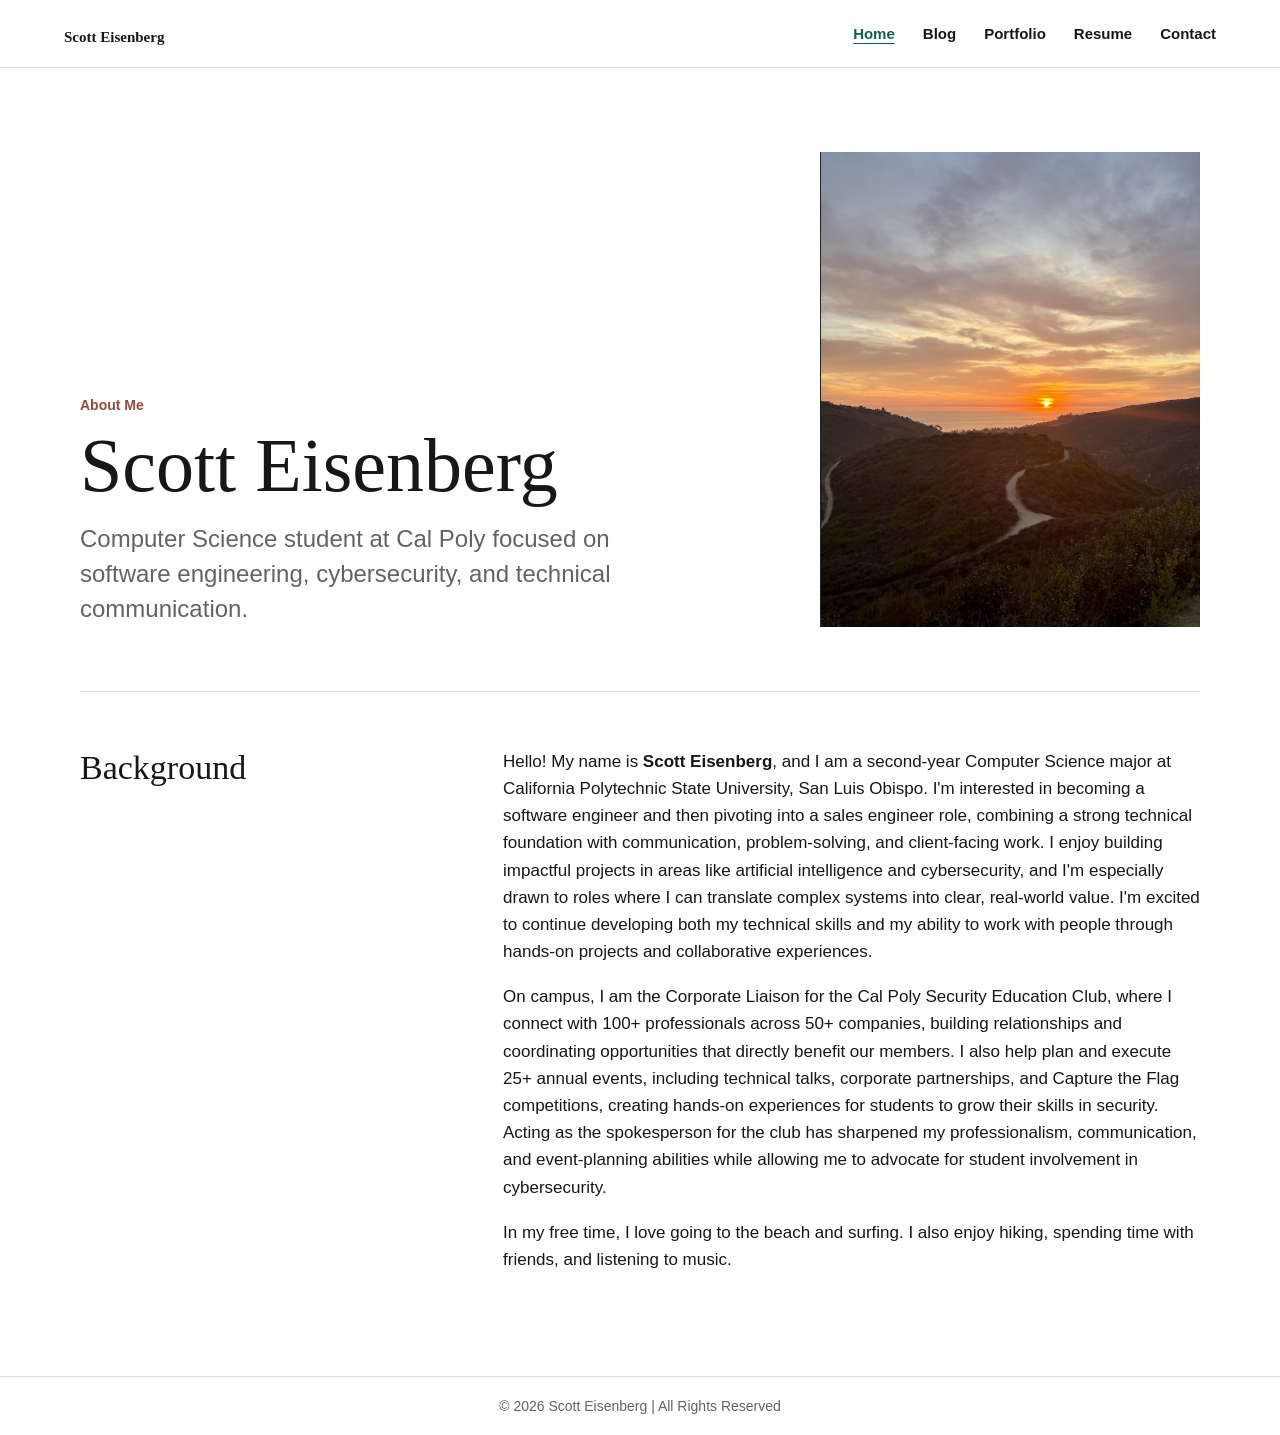
<file: index.html>
<!DOCTYPE html>
<html lang="en">
    <head>
        <meta charset="UTF-8" />
        <meta name="viewport" content="width=device-width, initial-scale=1.0" />
        <title>Scott Eisenberg | Personal Website</title>
        <link rel="stylesheet" href="styles.css" />
    </head>
    <body>
        <nav class="navbar">
            <h1 class="logo"><a href="index.html">Scott Eisenberg</a></h1>
            <ul class="nav-list">
                <li><a href="index.html" aria-current="page">Home</a></li>
                <li><a href="blog.html">Blog</a></li>
                <li><a href="portfolio.html">Portfolio</a></li>
                <li><a href="resume.html">Resume</a></li>
                <li><a href="contact.html">Contact</a></li>
            </ul>
        </nav>

        <main class="home-page">
            <section class="home-hero">
                <div class="home-heading">
                    <p class="eyebrow">About Me</p>
                    <h1>Scott Eisenberg</h1>
                    <p class="lede">Computer Science student at Cal Poly focused on software engineering, cybersecurity, and technical communication.</p>
                </div>
                <figure class="home-image">
                    <img src="sunset.png" alt="A sunset over the ocean" width="300" height="300" />
                </figure>
            </section>

            <section class="about section-block">
                <div>
                    <h2>Background</h2>
                </div>
                <div class="about-text">
                    <p>
                        Hello! My name is <strong>Scott Eisenberg</strong>, and I am a second-year Computer Science major at California Polytechnic State University, San Luis Obispo. I'm interested in becoming a software engineer and then pivoting into a sales engineer role, combining a strong technical foundation with communication, problem-solving, and client-facing work. I enjoy building impactful projects in areas like artificial intelligence and cybersecurity, and I'm especially drawn to roles where I can translate complex systems into clear, real-world value. I'm excited to continue developing both my technical skills and my ability to work with people through hands-on projects and collaborative experiences.
                    </p>
                    <p>
                        On campus, I am the Corporate Liaison for the Cal Poly Security Education Club, where I connect with 100+ professionals across 50+ companies, building relationships and coordinating opportunities that directly benefit our members. I also help plan and execute 25+ annual events, including technical talks, corporate partnerships, and Capture the Flag competitions, creating hands-on experiences for students to grow their skills in security. Acting as the spokesperson for the club has sharpened my professionalism, communication, and event-planning abilities while allowing me to advocate for student involvement in cybersecurity.
                    </p>
                    <p>
                        In my free time, I love going to the beach and surfing. I also enjoy hiking, spending time with friends, and listening to music.
                    </p>
                </div>
            </section>
        </main>

        <footer>&copy; 2026 Scott Eisenberg | All Rights Reserved</footer>
    </body>
</html>
</file>
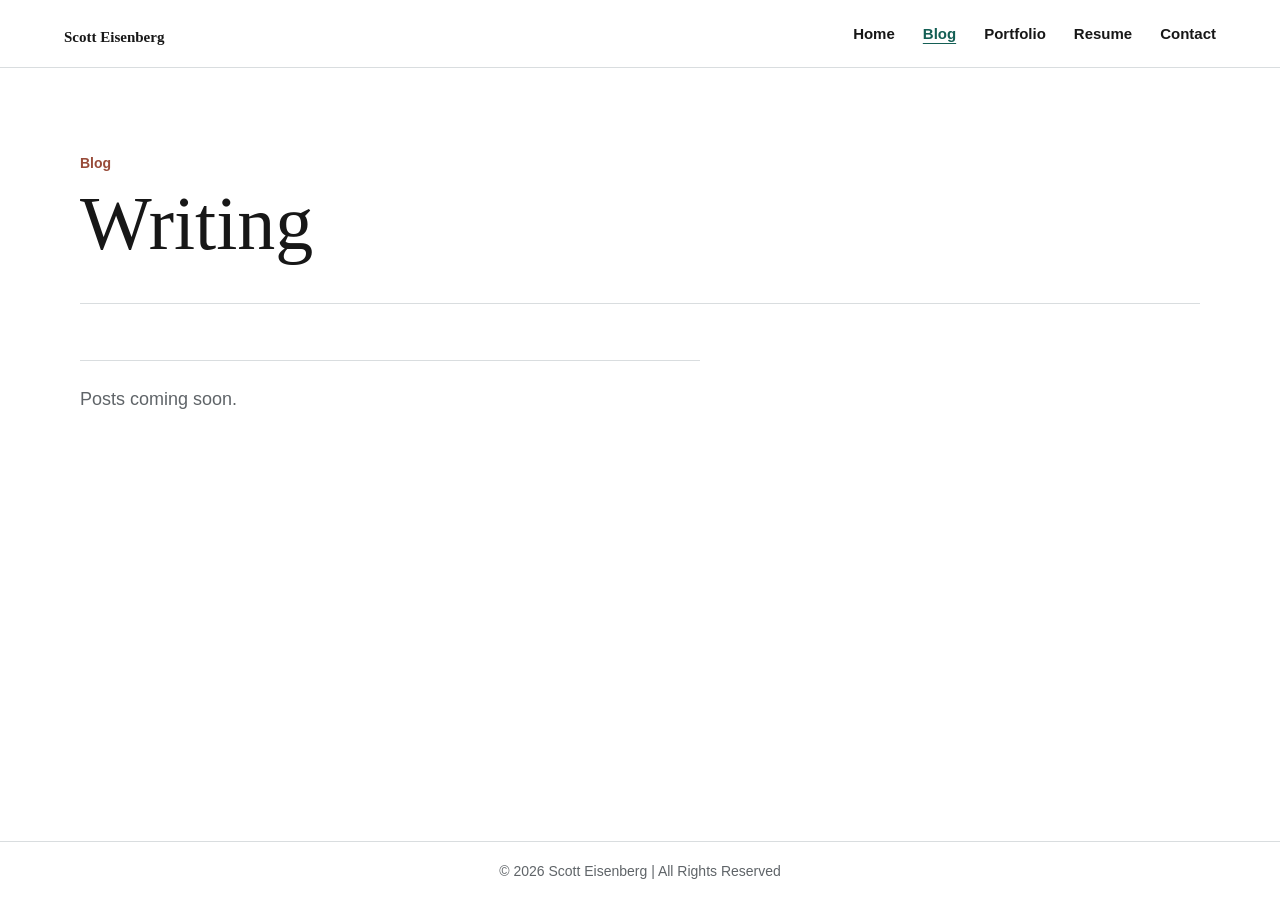
<file: blog.html>
<!DOCTYPE html>
<html lang="en">
    <head>
        <meta charset="UTF-8" />
        <meta name="viewport" content="width=device-width, initial-scale=1.0" />
        <title>Blog | Scott Eisenberg</title>
        <link rel="stylesheet" href="styles.css" />
    </head>
    <body>
        <nav class="navbar">
            <h1 class="logo"><a href="index.html">Scott Eisenberg</a></h1>
            <ul class="nav-list">
                <li><a href="index.html">Home</a></li>
                <li><a href="blog.html" aria-current="page">Blog</a></li>
                <li><a href="portfolio.html">Portfolio</a></li>
                <li><a href="resume.html">Resume</a></li>
                <li><a href="contact.html">Contact</a></li>
            </ul>
        </nav>

        <main>
            <header class="page-header">
                <div>
                    <p class="eyebrow">Blog</p>
                    <h1>Writing</h1>
                </div>
            </header>

            <section class="empty-page">
                <p>Posts coming soon.</p>
            </section>
        </main>

        <footer>&copy; 2026 Scott Eisenberg | All Rights Reserved</footer>
    </body>
</html>
</file>
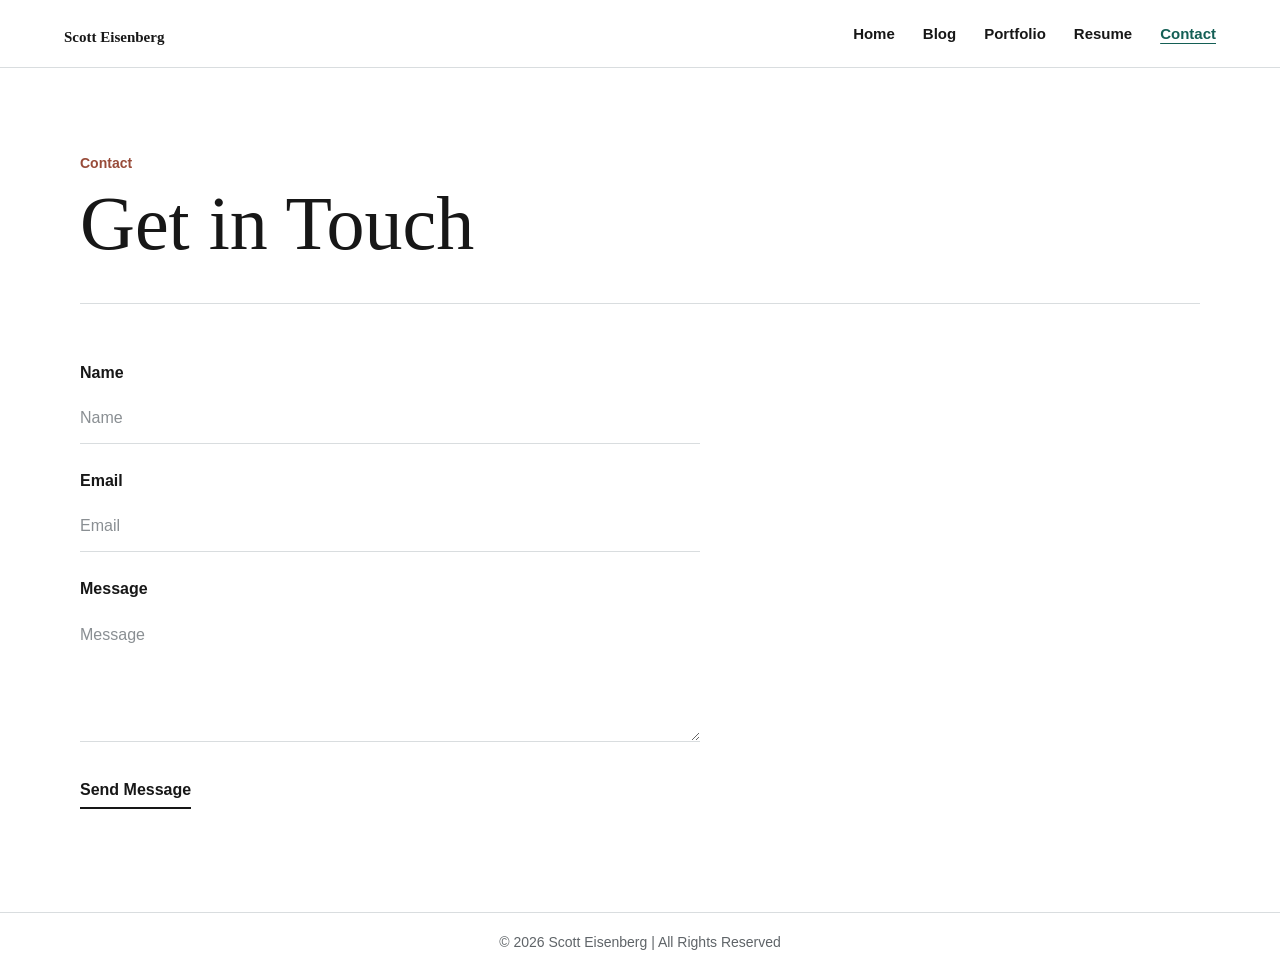
<file: contact.html>
<!DOCTYPE html>
<html lang="en">
    <head>
        <meta charset="UTF-8" />
        <meta name="viewport" content="width=device-width, initial-scale=1.0" />
        <title>Contact | Scott Eisenberg</title>
        <link rel="stylesheet" href="styles.css" />
    </head>
    <body>
        <nav class="navbar">
            <h1 class="logo"><a href="index.html">Scott Eisenberg</a></h1>
            <ul class="nav-list">
                <li><a href="index.html">Home</a></li>
                <li><a href="blog.html">Blog</a></li>
                <li><a href="portfolio.html">Portfolio</a></li>
                <li><a href="resume.html">Resume</a></li>
                <li><a href="contact.html" aria-current="page">Contact</a></li>
            </ul>
        </nav>

        <main>
            <header class="page-header">
                <div>
                    <p class="eyebrow">Contact</p>
                    <h1>Get in Touch</h1>
                </div>
            </header>

            <form id="contact-form" class="contact-form">
                <label for="name">Name</label>
                <input type="text" id="name" name="name" placeholder="Name" required />

                <label for="email">Email</label>
                <input type="email" id="email" name="email" placeholder="Email" required />

                <label for="message">Message</label>
                <textarea id="message" name="message" placeholder="Message" required></textarea>

                <button class="button" type="submit">Send Message</button>
            </form>
        </main>

        <footer>&copy; 2026 Scott Eisenberg | All Rights Reserved</footer>
    </body>
</html>
</file>
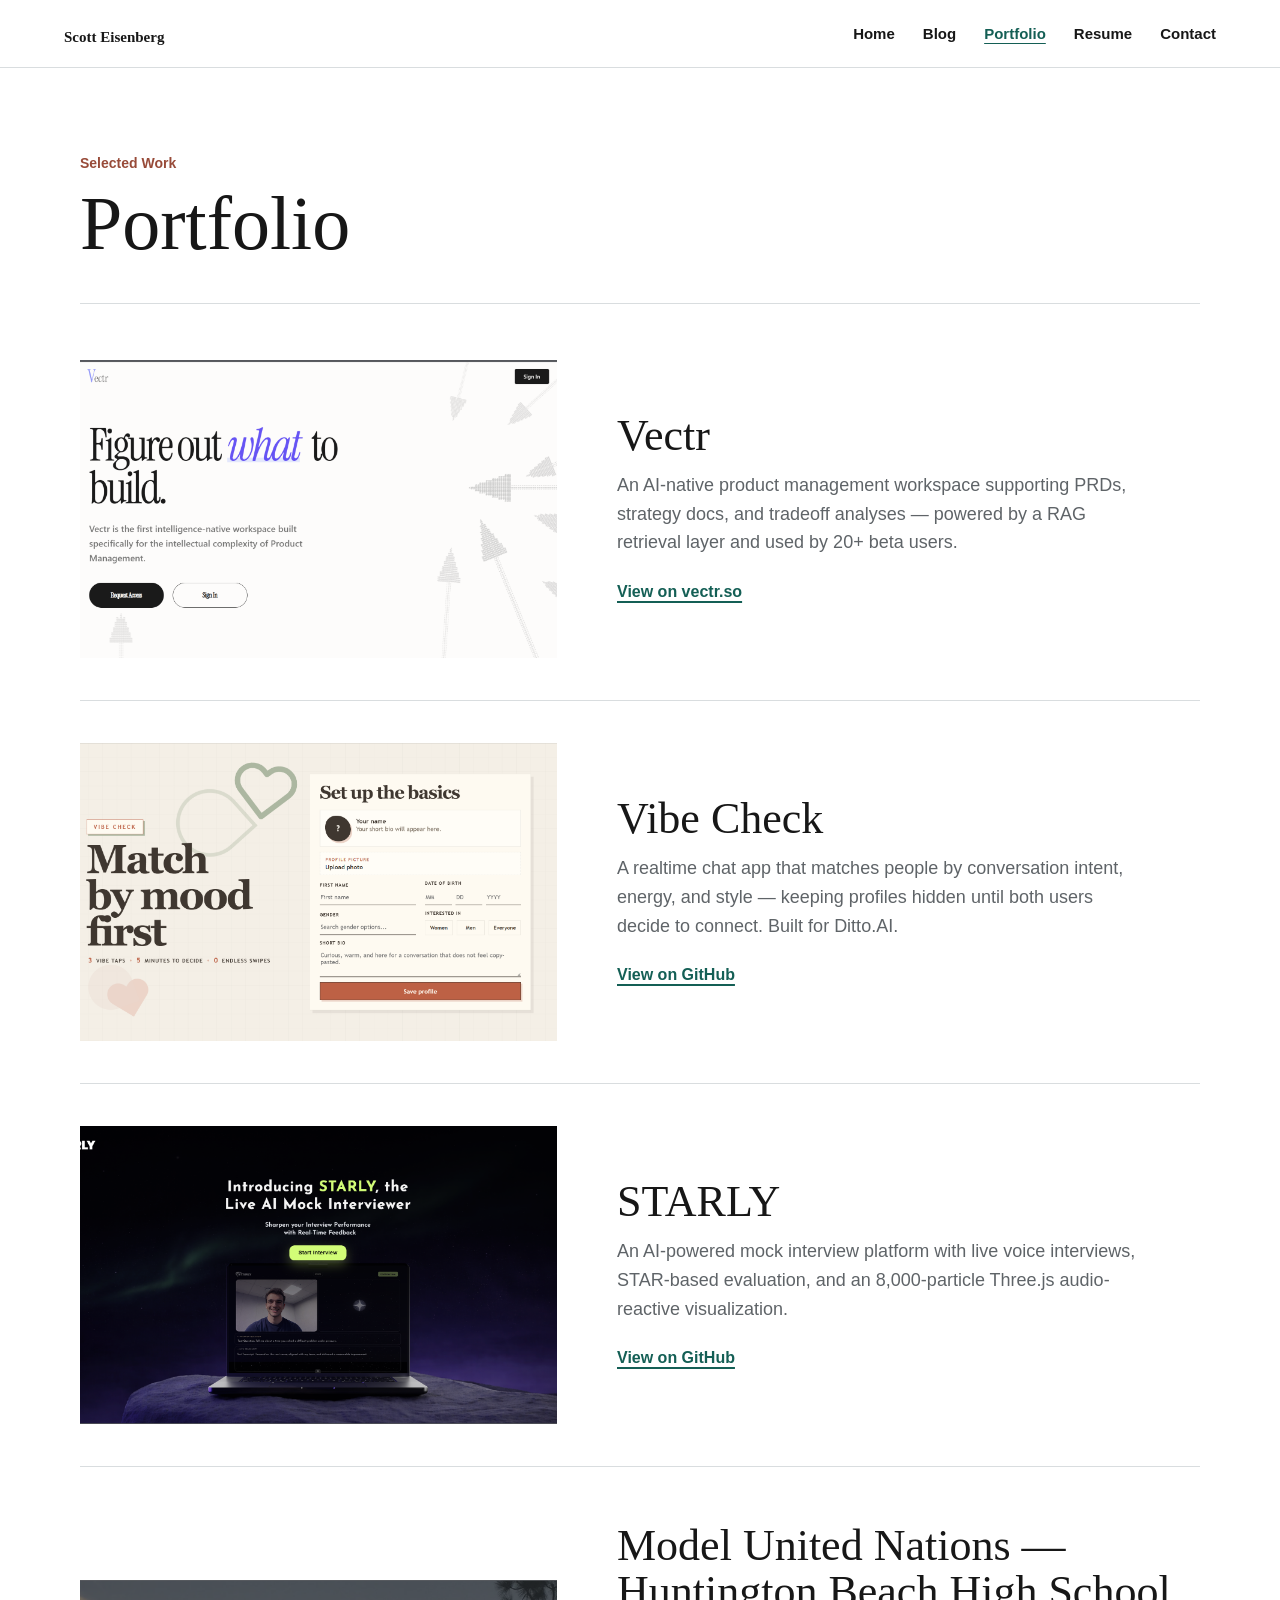
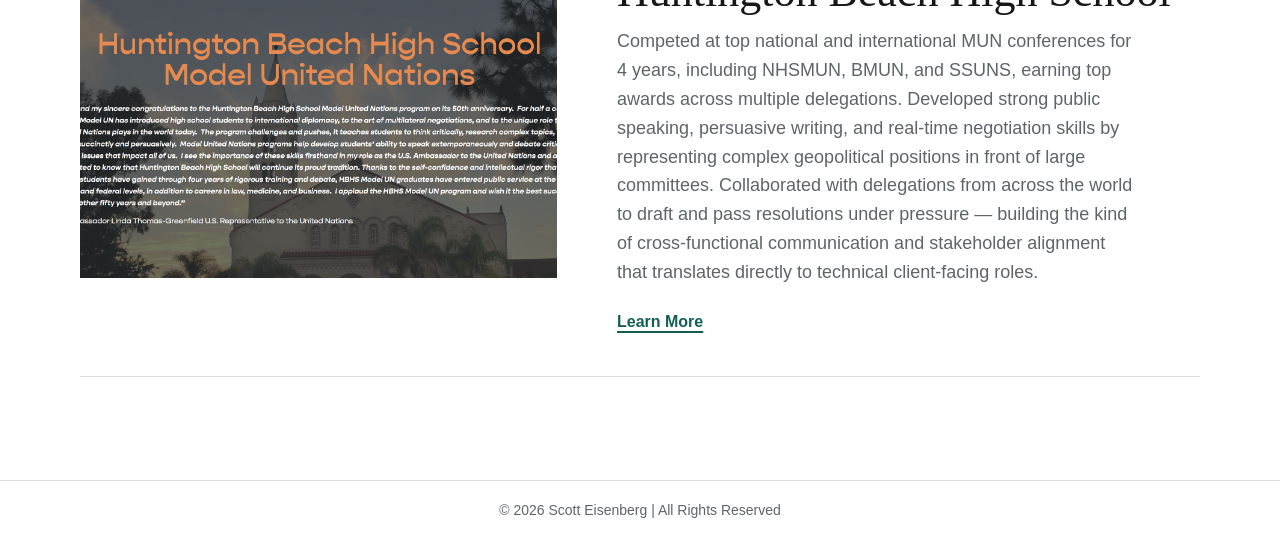
<file: portfolio.html>
<!DOCTYPE html>
<html lang="en">
    <head>
        <meta charset="UTF-8" />
        <meta name="viewport" content="width=device-width, initial-scale=1.0" />
        <title>Portfolio | Scott Eisenberg</title>
        <link rel="stylesheet" href="styles.css" />
    </head>
    <body>
        <nav class="navbar">
            <h1 class="logo"><a href="index.html">Scott Eisenberg</a></h1>
            <ul class="nav-list">
                <li><a href="index.html">Home</a></li>
                <li><a href="blog.html">Blog</a></li>
                <li><a href="portfolio.html" aria-current="page">Portfolio</a></li>
                <li><a href="resume.html">Resume</a></li>
                <li><a href="contact.html">Contact</a></li>
            </ul>
        </nav>

       <main>
    <header class="page-header">
        <div>
            <p class="eyebrow">Selected Work</p>
            <h1>Portfolio</h1>
        </div>
    </header>

    <section class="project-list">

        <article class="project">
    <a class="item-link" href="https://github.com/Scott-Eisenberg/vectr" target="_blank">
        <img class="project-image" src="vectr.png" alt="Vectr app screenshot" />
    </a>
    <div class="project-details">
        <p class="project-name">Vectr</p>
        <p class="project-description">An AI-native product management workspace supporting PRDs, strategy docs, and tradeoff analyses — powered by a RAG retrieval layer and used by 20+ beta users.</p>
        <a class="project-cta" href="https://vector.so" target="_blank">View on vectr.so</a>
    </div>
</article>

        <article class="project">
    <a class="item-link" href="https://github.com/Scott-Eisenberg" target="_blank">
        <img class="project-image" src="vibecheck.png" alt="Vibe Check app screenshot" />
    </a>
    <div class="project-details">
        <p class="project-name">Vibe Check</p>
        <p class="project-description">A realtime chat app that matches people by conversation intent, energy, and style — keeping profiles hidden until both users decide to connect. Built for Ditto.AI.</p>
        <a class="project-cta" href="https://github.com/Scott-Eisenberg/Vibe-Check" target="_blank">View on GitHub</a>
    </div>
</article>

        <article class="project">
    <a class="item-link" href="https://github.com/Scott-Eisenberg/starly" target="_blank">
        <img class="project-image" src="starly.png" alt="STARLY mock interview platform screenshot" />
    </a>
    <div class="project-details">
        <p class="project-name">STARLY</p>
        <p class="project-description">An AI-powered mock interview platform with live voice interviews, STAR-based evaluation, and an 8,000-particle Three.js audio-reactive visualization.</p>
        <a class="project-cta" href="https://github.com/Scott-Eisenberg/starly" target="_blank">View on GitHub</a>
    </div>
</article>

    <section class="project-list">
    <article class="project">
        <a class="item-link" href="https://www.hbhsmun.com/" target="_blank">
            <img class="project-image" src="mun.png" alt="HBHS Model United Nations" />
        </a>
        <div class="project-details">
            <p class="project-name">Model United Nations — Huntington Beach High School</p>
            <p class="project-description">Competed at top national and international MUN conferences for 4 years, including NHSMUN, BMUN, and SSUNS, earning top awards across multiple delegations. Developed strong public speaking, persuasive writing, and real-time negotiation skills by representing complex geopolitical positions in front of large committees. Collaborated with delegations from across the world to draft and pass resolutions under pressure — building the kind of cross-functional communication and stakeholder alignment that translates directly to technical client-facing roles.</p>
            <a class="project-cta" href="https://www.hbhsmun.com/" target="_blank">Learn More</a>
        </div>
    </article>
</section>
</main>

<footer>&copy; 2026 Scott Eisenberg | All Rights Reserved</footer>
</file>
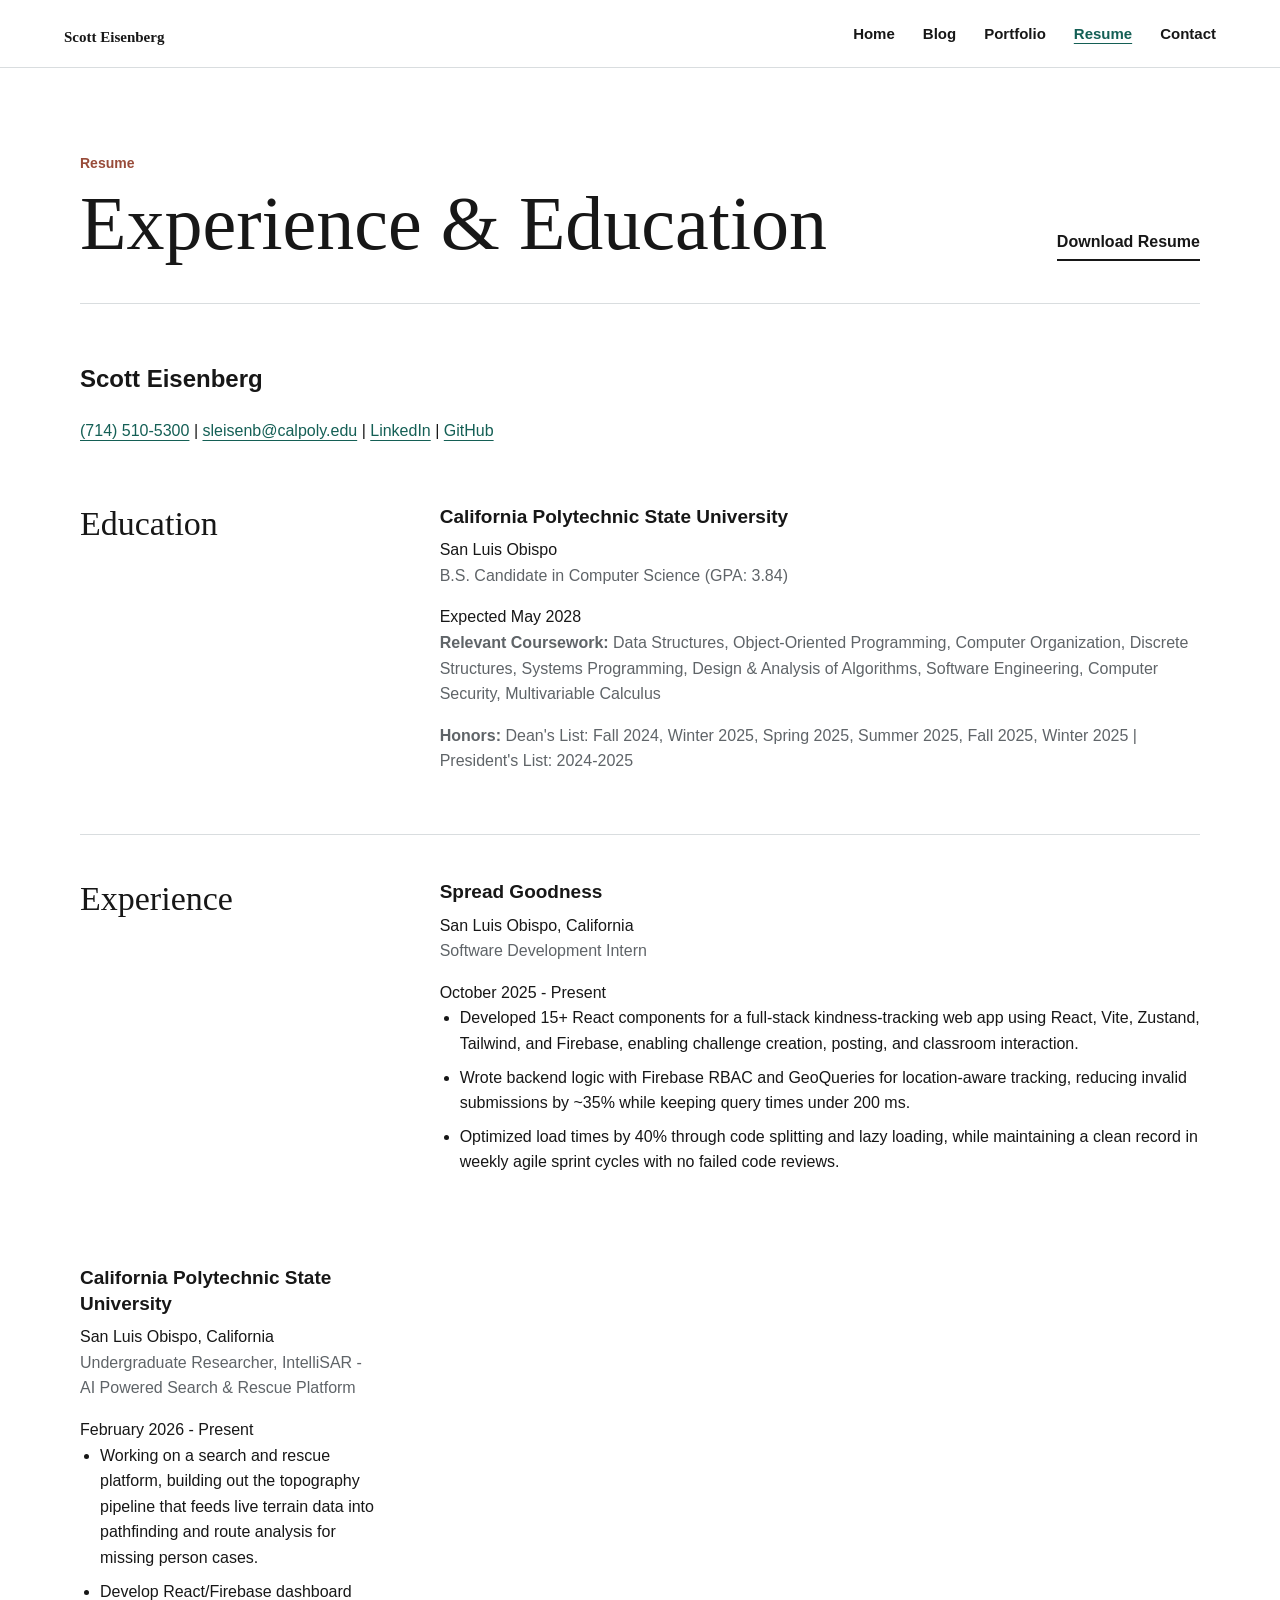
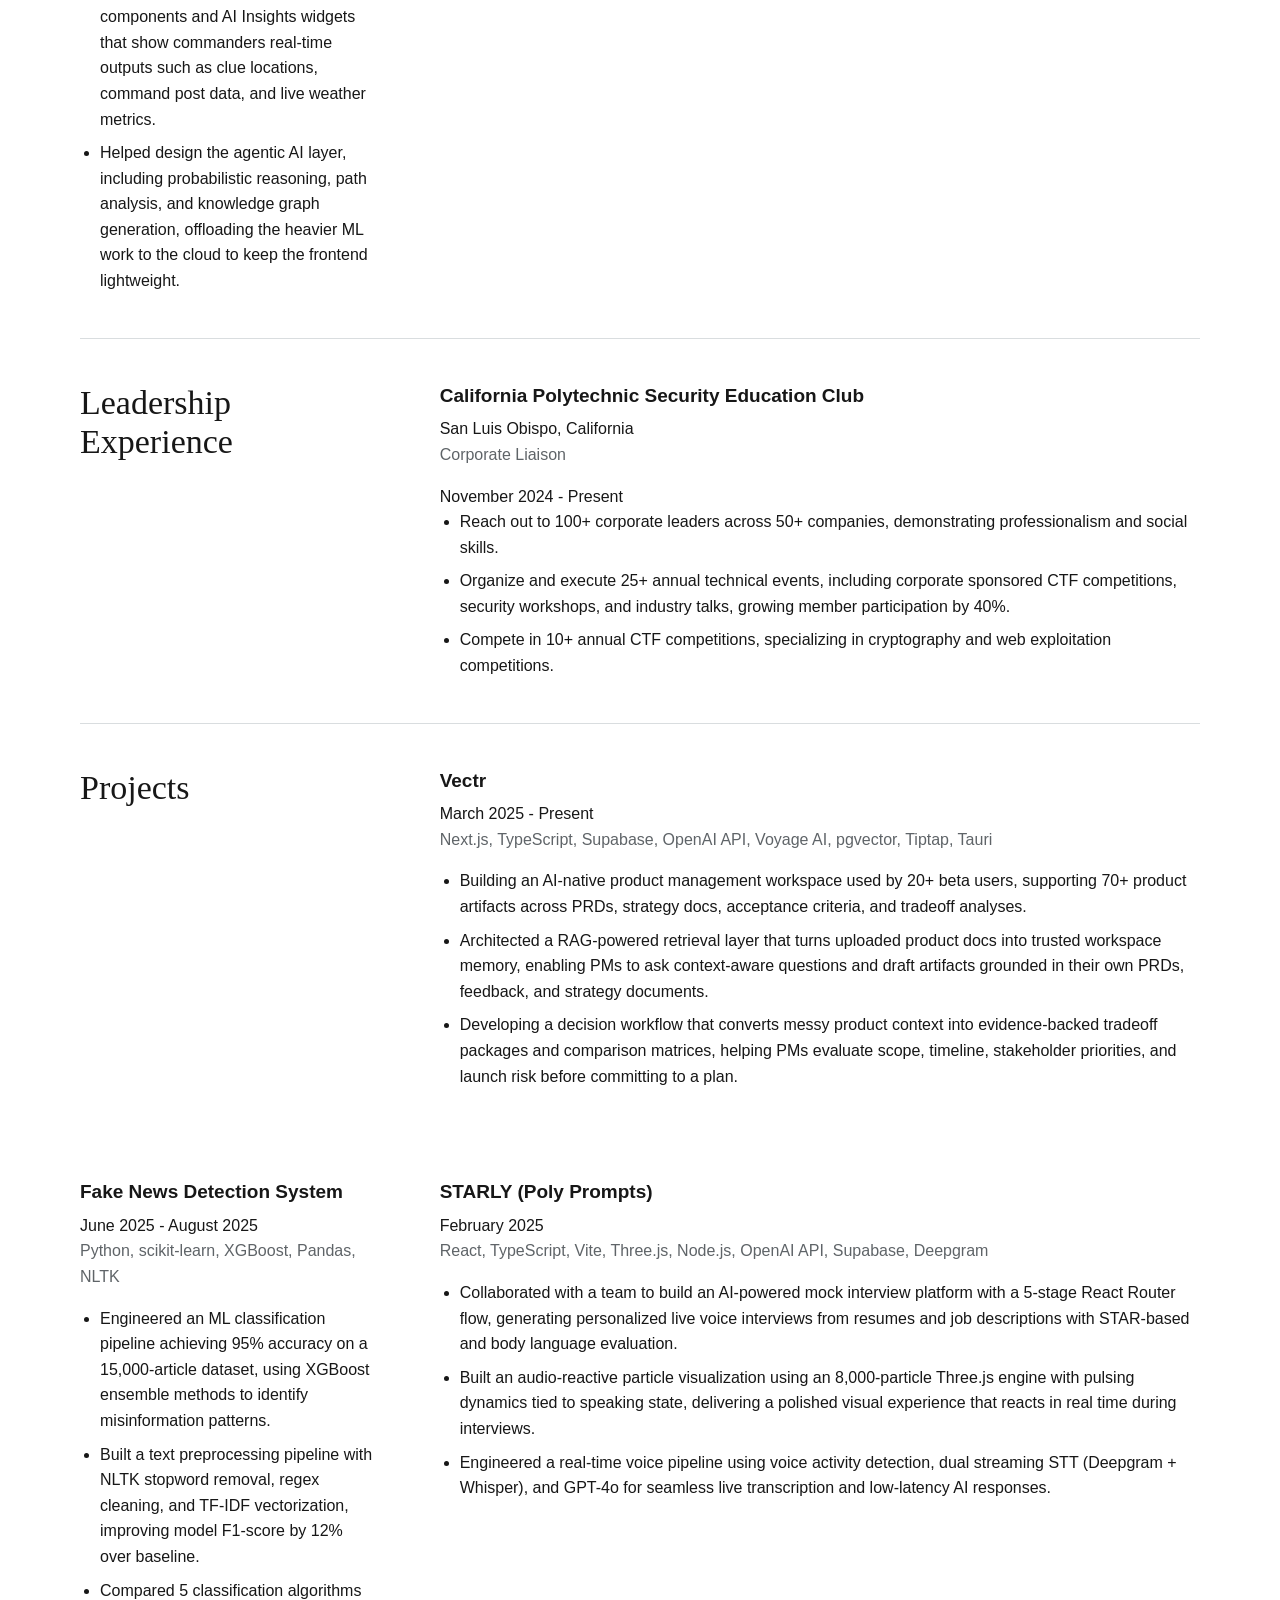
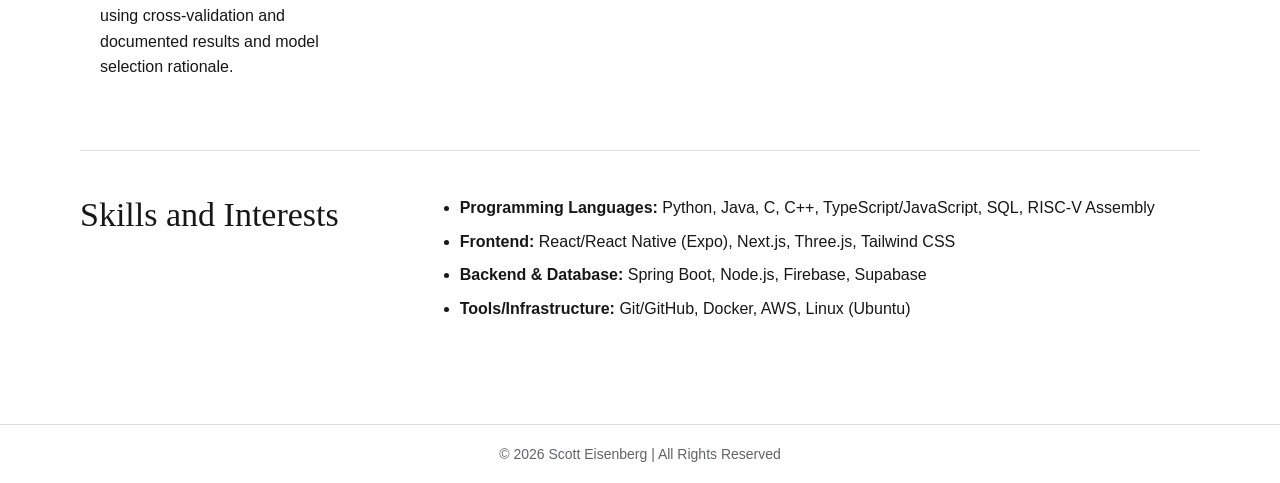
<file: resume.html>
<!DOCTYPE html>
<html lang="en">
    <head>
        <meta charset="UTF-8" />
        <meta name="viewport" content="width=device-width, initial-scale=1.0" />
        <title>Resume | Scott Eisenberg</title>
        <link rel="stylesheet" href="styles.css" />
    </head>
    <body>
        <nav class="navbar">
            <h1 class="logo"><a href="index.html">Scott Eisenberg</a></h1>
            <ul class="nav-list">
                <li><a href="index.html">Home</a></li>
                <li><a href="blog.html">Blog</a></li>
                <li><a href="portfolio.html">Portfolio</a></li>
                <li><a href="resume.html" aria-current="page">Resume</a></li>
                <li><a href="contact.html">Contact</a></li>
            </ul>
        </nav>

        <main>
            <header class="page-header">
                <div>
                    <p class="eyebrow">Resume</p>
                    <h1>Experience &amp; Education</h1>
                </div>
                <a class="button" href="Scott_Eisenberg_Resume_Y2.pdf" download>Download Resume</a>
            </header>

            <div class="resume">
                <section class="resume-header">
                    <h2>Scott Eisenberg</h2>
                    <p>
                        <a href="tel:7145105300">(714) 510-5300</a>
                        <span>|</span>
                        <a href="mailto:sleisenb@calpoly.edu">sleisenb@calpoly.edu</a>
                        <span>|</span>
                        <a href="https://www.linkedin.com/in/scott-eisenberg2">LinkedIn</a>
                        <span>|</span>
                        <a href="https://github.com/Scott-Eisenberg">GitHub</a>
                    </p>
                </section>

                <section class="section">
                    <h2 class="section-title">Education</h2>
                    <div class="entry">
                        <div class="entry-heading">
                            <h3 class="entry-title">California Polytechnic State University</h3>
                            <span>San Luis Obispo</span>
                        </div>
                        <div class="entry-heading">
                            <p>B.S. Candidate in Computer Science (GPA: 3.84)</p>
                            <span>Expected May 2028</span>
                        </div>
                        <p><strong>Relevant Coursework:</strong> Data Structures, Object-Oriented Programming, Computer Organization, Discrete Structures, Systems Programming, Design &amp; Analysis of Algorithms, Software Engineering, Computer Security, Multivariable Calculus</p>
                        <p><strong>Honors:</strong> Dean's List: Fall 2024, Winter 2025, Spring 2025, Summer 2025, Fall 2025, Winter 2025 | President's List: 2024-2025</p>
                    </div>
                </section>

                <section class="section">
                    <h2 class="section-title">Experience</h2>
                    <div class="entry">
                        <div class="entry-heading">
                            <h3 class="entry-title">Spread Goodness</h3>
                            <span>San Luis Obispo, California</span>
                        </div>
                        <div class="entry-heading">
                            <p>Software Development Intern</p>
                            <span>October 2025 - Present</span>
                        </div>
                        <ul class="resume-list">
                            <li>Developed 15+ React components for a full-stack kindness-tracking web app using React, Vite, Zustand, Tailwind, and Firebase, enabling challenge creation, posting, and classroom interaction.</li>
                            <li>Wrote backend logic with Firebase RBAC and GeoQueries for location-aware tracking, reducing invalid submissions by ~35% while keeping query times under 200 ms.</li>
                            <li>Optimized load times by 40% through code splitting and lazy loading, while maintaining a clean record in weekly agile sprint cycles with no failed code reviews.</li>
                        </ul>
                    </div>

                    <div class="entry">
                        <div class="entry-heading">
                            <h3 class="entry-title">California Polytechnic State University</h3>
                            <span>San Luis Obispo, California</span>
                        </div>
                        <div class="entry-heading">
                            <p>Undergraduate Researcher, IntelliSAR - AI Powered Search &amp; Rescue Platform</p>
                            <span>February 2026 - Present</span>
                        </div>
                        <ul class="resume-list">
                            <li>Working on a search and rescue platform, building out the topography pipeline that feeds live terrain data into pathfinding and route analysis for missing person cases.</li>
                            <li>Develop React/Firebase dashboard components and AI Insights widgets that show commanders real-time outputs such as clue locations, command post data, and live weather metrics.</li>
                            <li>Helped design the agentic AI layer, including probabilistic reasoning, path analysis, and knowledge graph generation, offloading the heavier ML work to the cloud to keep the frontend lightweight.</li>
                        </ul>
                    </div>
                </section>

                <section class="section">
                    <h2 class="section-title">Leadership Experience</h2>
                    <div class="entry">
                        <div class="entry-heading">
                            <h3 class="entry-title">California Polytechnic Security Education Club</h3>
                            <span>San Luis Obispo, California</span>
                        </div>
                        <div class="entry-heading">
                            <p>Corporate Liaison</p>
                            <span>November 2024 - Present</span>
                        </div>
                        <ul class="resume-list">
                            <li>Reach out to 100+ corporate leaders across 50+ companies, demonstrating professionalism and social skills.</li>
                            <li>Organize and execute 25+ annual technical events, including corporate sponsored CTF competitions, security workshops, and industry talks, growing member participation by 40%.</li>
                            <li>Compete in 10+ annual CTF competitions, specializing in cryptography and web exploitation competitions.</li>
                        </ul>
                    </div>
                </section>

                <section class="section">
                    <h2 class="section-title">Projects</h2>
                    <div class="entry">
                        <div class="entry-heading">
                            <h3 class="entry-title">Vectr</h3>
                            <span>March 2025 - Present</span>
                        </div>
                        <p class="tech-list">Next.js, TypeScript, Supabase, OpenAI API, Voyage AI, pgvector, Tiptap, Tauri</p>
                        <ul class="resume-list">
                            <li>Building an AI-native product management workspace used by 20+ beta users, supporting 70+ product artifacts across PRDs, strategy docs, acceptance criteria, and tradeoff analyses.</li>
                            <li>Architected a RAG-powered retrieval layer that turns uploaded product docs into trusted workspace memory, enabling PMs to ask context-aware questions and draft artifacts grounded in their own PRDs, feedback, and strategy documents.</li>
                            <li>Developing a decision workflow that converts messy product context into evidence-backed tradeoff packages and comparison matrices, helping PMs evaluate scope, timeline, stakeholder priorities, and launch risk before committing to a plan.</li>
                        </ul>
                    </div>

                    <div class="entry">
                        <div class="entry-heading">
                            <h3 class="entry-title">Fake News Detection System</h3>
                            <span>June 2025 - August 2025</span>
                        </div>
                        <p class="tech-list">Python, scikit-learn, XGBoost, Pandas, NLTK</p>
                        <ul class="resume-list">
                            <li>Engineered an ML classification pipeline achieving 95% accuracy on a 15,000-article dataset, using XGBoost ensemble methods to identify misinformation patterns.</li>
                            <li>Built a text preprocessing pipeline with NLTK stopword removal, regex cleaning, and TF-IDF vectorization, improving model F1-score by 12% over baseline.</li>
                            <li>Compared 5 classification algorithms using cross-validation and documented results and model selection rationale.</li>
                        </ul>
                    </div>

                    <div class="entry">
                        <div class="entry-heading">
                            <h3 class="entry-title">STARLY (Poly Prompts)</h3>
                            <span>February 2025</span>
                        </div>
                        <p class="tech-list">React, TypeScript, Vite, Three.js, Node.js, OpenAI API, Supabase, Deepgram</p>
                        <ul class="resume-list">
                            <li>Collaborated with a team to build an AI-powered mock interview platform with a 5-stage React Router flow, generating personalized live voice interviews from resumes and job descriptions with STAR-based and body language evaluation.</li>
                            <li>Built an audio-reactive particle visualization using an 8,000-particle Three.js engine with pulsing dynamics tied to speaking state, delivering a polished visual experience that reacts in real time during interviews.</li>
                            <li>Engineered a real-time voice pipeline using voice activity detection, dual streaming STT (Deepgram + Whisper), and GPT-4o for seamless live transcription and low-latency AI responses.</li>
                        </ul>
                    </div>
                </section>

                <section class="section">
                    <h2 class="section-title">Skills and Interests</h2>
                    <ul class="resume-list">
                        <li><strong>Programming Languages:</strong> Python, Java, C, C++, TypeScript/JavaScript, SQL, RISC-V Assembly</li>
                        <li><strong>Frontend:</strong> React/React Native (Expo), Next.js, Three.js, Tailwind CSS</li>
                        <li><strong>Backend &amp; Database:</strong> Spring Boot, Node.js, Firebase, Supabase</li>
                        <li><strong>Tools/Infrastructure:</strong> Git/GitHub, Docker, AWS, Linux (Ubuntu)</li>
                    </ul>
                </section>
            </div>
        </main>

        <footer>&copy; 2026 Scott Eisenberg | All Rights Reserved</footer>
    </body>
</html>
</file>
<file: styles.css>
:root {
  --ink: #171717;
  --muted: #5f6468;
  --paper: #ffffff;
  --line: #d9dddf;
  --accent: #145f55;
  --accent-warm: #984b39;
  --max-width: 1120px;
}

* {
  box-sizing: border-box;
}

html {
  min-height: 100%;
}

body {
  min-height: 100vh;
  margin: 0;
  display: flex;
  flex-direction: column;
  background: var(--paper);
  color: var(--ink);
  font-family: Arial, Helvetica, sans-serif;
  line-height: 1.6;
  letter-spacing: 0;
}

img {
  max-width: 100%;
}

p {
  margin-top: 0;
}

a {
  color: var(--accent);
  text-underline-offset: 4px;
}

a:hover {
  color: var(--accent-warm);
}

/* Navigation */

.navbar {
  position: sticky;
  top: 0;
  z-index: 10;
  display: flex;
  align-items: center;
  justify-content: space-between;
  gap: 24px;
  width: 100%;
  padding: 18px clamp(20px, 5vw, 64px);
  background: var(--paper);
  border-bottom: 1px solid var(--line);
}

.logo {
  margin: 0;
  font-family: Georgia, "Times New Roman", serif;
  font-size: clamp(21px, 3vw, 28px);
  line-height: 1.1;
  font-weight: 500;
}

.logo a,
.navbar a {
  color: var(--ink);
  text-decoration: none;
}

.nav-list {
  display: flex;
  flex-wrap: wrap;
  justify-content: flex-end;
  gap: 8px clamp(14px, 2.4vw, 28px);
  margin: 0;
  padding: 0;
  list-style: none;
}

.navbar a {
  display: inline-flex;
  align-items: center;
  font-size: 15px;
  font-weight: 700;
}

.navbar a:hover,
.navbar a[aria-current="page"] {
  color: var(--accent);
  text-decoration: underline;
}

/* Shared layout */

main {
  width: min(var(--max-width), calc(100% - 40px));
  margin: 0 auto;
  padding: clamp(42px, 7vw, 84px) 0 clamp(64px, 8vw, 104px);
  flex: 1;
}

.page-header {
  display: flex;
  align-items: end;
  justify-content: space-between;
  gap: 28px;
  padding-bottom: clamp(24px, 4vw, 42px);
  border-bottom: 1px solid var(--line);
}

.page-header h1,
.home-heading h1,
main > h1 {
  margin: 0;
  max-width: 780px;
  font-family: Georgia, "Times New Roman", serif;
  font-size: clamp(40px, 8vw, 76px);
  line-height: 0.98;
  font-weight: 500;
}

.eyebrow {
  margin: 0 0 12px;
  color: var(--accent-warm);
  font-size: 14px;
  font-weight: 700;
}

.lede {
  max-width: 620px;
  margin: 20px 0 0;
  color: var(--muted);
  font-size: clamp(19px, 2.4vw, 24px);
  line-height: 1.45;
}

.section-block {
  padding: clamp(34px, 5vw, 56px) 0;
  border-bottom: 1px solid var(--line);
}

.section-block:last-child {
  border-bottom: 0;
  padding-bottom: 0;
}

.section-block h2,
.section-title {
  margin: 0;
  font-family: Georgia, "Times New Roman", serif;
  font-size: clamp(25px, 3vw, 34px);
  line-height: 1.15;
  font-weight: 500;
}

.button {
  display: inline-flex;
  align-items: center;
  justify-content: center;
  width: fit-content;
  min-height: 36px;
  padding: 4px 0;
  border: 0;
  border-bottom: 2px solid currentColor;
  background: transparent;
  color: var(--ink);
  font: inherit;
  font-weight: 700;
  text-decoration: none;
  cursor: pointer;
}

.button:hover {
  color: var(--accent);
}

/* Home page */

.home-hero {
  display: grid;
  grid-template-columns: minmax(0, 1fr) minmax(260px, 380px);
  align-items: end;
  gap: clamp(28px, 6vw, 72px);
  padding-bottom: clamp(34px, 6vw, 64px);
  border-bottom: 1px solid var(--line);
}

.home-image {
  margin: 0;
}

.home-image img {
  display: block;
  width: 100%;
  aspect-ratio: 4 / 5;
  height: auto;
  object-fit: cover;
}

.about {
  display: grid;
  grid-template-columns: minmax(180px, 0.34fr) minmax(0, 0.66fr);
  gap: clamp(24px, 5vw, 64px);
}

.about-text {
  max-width: 760px;
  font-size: 17px;
}

.about-text p {
  margin-bottom: 18px;
}

.about-text p:last-child {
  margin-bottom: 0;
}

/* Portfolio */

.project-list {
  margin-top: clamp(34px, 5vw, 56px);
}

.project {
  display: grid;
  grid-template-columns: minmax(260px, 0.9fr) minmax(0, 1.1fr);
  gap: clamp(24px, 5vw, 60px);
  align-items: center;
  padding: clamp(24px, 4vw, 42px) 0;
  border-bottom: 1px solid var(--line);
}

.project:first-child {
  padding-top: 0;
}

.item-link {
  display: block;
}

.project-image {
  display: block;
  width: 100%;
  aspect-ratio: 16 / 10;
  height: auto;
  object-fit: cover;
}

.project-details {
  display: flex;
  flex-direction: column;
  gap: 12px;
}

.project-details p {
  margin: 0;
}

.project-name {
  font-family: Georgia, "Times New Roman", serif;
  font-size: clamp(28px, 4vw, 44px);
  font-weight: 500;
  line-height: 1.05;
}

.project-description {
  max-width: 520px;
  color: var(--muted);
  font-size: 18px;
}

.project-cta {
  width: fit-content;
  margin-top: 10px;
  font-weight: 700;
  text-decoration-thickness: 2px;
}

/* Resume */

.resume {
  margin-top: clamp(34px, 5vw, 56px);
}

.section {
  display: grid;
  grid-template-columns: minmax(170px, 0.28fr) minmax(0, 0.72fr);
  gap: clamp(22px, 5vw, 64px);
  padding: clamp(26px, 4vw, 44px) 0;
  border-bottom: 1px solid var(--line);
}

.section:first-child {
  padding-top: 0;
}

.section:last-child {
  border-bottom: 0;
  padding-bottom: 0;
}

.entry {
  margin-bottom: 26px;
}

.entry:last-child {
  margin-bottom: 0;
}

.entry-title {
  margin: 0 0 8px;
  font-size: 19px;
  line-height: 1.35;
}

.entry p {
  color: var(--muted);
}

.course-list,
.resume-list {
  margin: 0;
  padding-left: 20px;
}

.course-list li,
.resume-list li {
  margin-bottom: 8px;
}

.course-list li:last-child,
.resume-list li:last-child {
  margin-bottom: 0;
}

/* Contact */

.contact-form {
  width: min(620px, 100%);
  margin-top: clamp(34px, 5vw, 56px);
}

label {
  display: block;
  margin-bottom: 8px;
  font-weight: 700;
}

input[type="text"],
input[type="email"],
textarea {
  width: 100%;
  margin-bottom: 24px;
  padding: 12px 0;
  appearance: none;
  border: 0;
  border-bottom: 1px solid var(--line);
  background: transparent;
  color: var(--ink);
  font: inherit;
  resize: vertical;
}

textarea {
  min-height: 132px;
}

input[type="text"]:focus,
input[type="email"]:focus,
textarea:focus {
  border-color: var(--accent);
  outline: 0;
}

::placeholder {
  color: #8a8f93;
}

/* Simple pages */

.empty-page {
  width: min(620px, 100%);
  margin-top: clamp(34px, 5vw, 56px);
  padding-top: 24px;
  border-top: 1px solid var(--line);
  color: var(--muted);
  font-size: 18px;
}

/* Footer */

footer {
  display: flex;
  justify-content: center;
  align-items: center;
  min-height: 58px;
  padding: 18px 20px;
  border-top: 1px solid var(--line);
  color: var(--muted);
  text-align: center;
  font-size: 14px;
}

@media (max-width: 780px) {
  .navbar,
  .page-header {
    align-items: flex-start;
    flex-direction: column;
  }

  .nav-list {
    justify-content: flex-start;
  }

  .home-hero,
  .about,
  .project,
  .section {
    grid-template-columns: 1fr;
  }

  .home-hero {
    align-items: start;
  }

  .home-image img {
    aspect-ratio: 16 / 10;
  }
}

@media (max-width: 480px) {
  main {
    width: min(var(--max-width), calc(100% - 28px));
  }

  .navbar {
    padding-inline: 14px;
  }

  .nav-list {
    gap: 7px 14px;
  }
}
</file>
